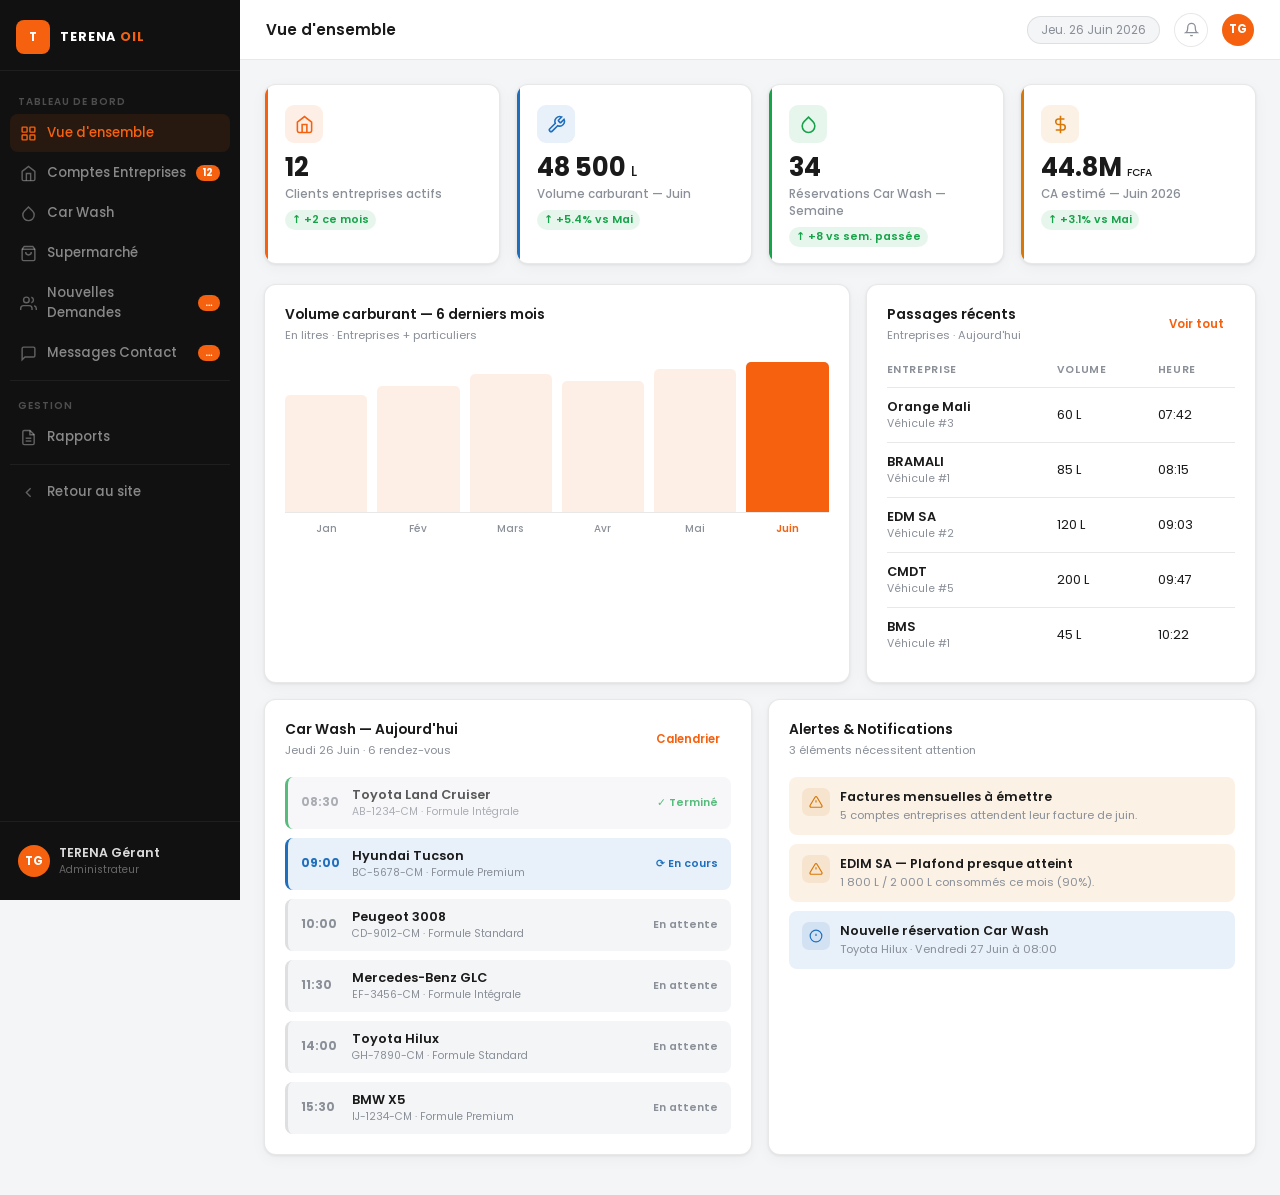
<file: dashboard/index.html>
<!DOCTYPE html>
<html lang="fr">
<head>
<meta charset="UTF-8">
<meta name="viewport" content="width=device-width, initial-scale=1.0">
<title>Espace Gestion — TERENA OIL</title>
<meta name="robots" content="noindex, nofollow">
<meta http-equiv="X-Content-Type-Options" content="nosniff">
<meta http-equiv="X-Frame-Options" content="DENY">
<link rel="icon" href="../images/logo.jpg" type="image/jpeg">
<link rel="preconnect" href="https://fonts.googleapis.com">
<link rel="preconnect" href="https://fonts.gstatic.com" crossorigin>
<link href="https://fonts.googleapis.com/css2?family=Poppins:wght@300;400;500;600;700&display=swap" rel="stylesheet">
<style>
*,*::before,*::after{box-sizing:border-box;margin:0;padding:0}
:root{
  --primary:#F5610F;--primary-lt:rgba(245,97,15,.1);
  --blue:#1E6FBE;--blue-lt:rgba(30,111,190,.1);
  --dark:#1A1A1A;--sidebar-bg:#111111;--sidebar-w:240px;
  --bg:#F4F5F7;--card:#fff;--border:rgba(0,0,0,.09);--muted:#8A8F98;
  --green:#16a34a;--green-lt:rgba(22,163,74,.1);
  --gold:#d97706;--gold-lt:rgba(217,119,6,.1);
  --red:#dc2626;--red-lt:rgba(220,38,38,.1);
  --f:'Poppins',system-ui,sans-serif;--r:12px;
  --sh:0 1px 3px rgba(0,0,0,.07),0 4px 16px rgba(0,0,0,.04);
}
body{font-family:var(--f);background:var(--bg);color:var(--dark);display:flex;min-height:100vh;overflow-x:hidden}

/* ── SIDEBAR ── */
.sidebar{width:var(--sidebar-w);background:var(--sidebar-bg);display:flex;flex-direction:column;position:fixed;top:0;left:0;height:100vh;z-index:100;transition:transform .28s cubic-bezier(.4,0,.2,1)}
.sb-logo{display:flex;align-items:center;gap:10px;padding:20px 16px 16px;border-bottom:1px solid rgba(255,255,255,.06);text-decoration:none;color:#fff}
.sb-logo__mark{width:34px;height:34px;border-radius:8px;background:var(--primary);display:flex;align-items:center;justify-content:center;font-size:.72rem;font-weight:700;color:#fff;flex-shrink:0}
.sb-logo__txt{font-size:.8rem;font-weight:700;letter-spacing:.07em;text-transform:uppercase}
.sb-logo__txt span{color:var(--primary)}
.sb-nav{flex:1;padding:14px 0;overflow-y:auto}
.sb-sect{padding:0 10px}
.sb-lbl{font-size:.62rem;font-weight:600;letter-spacing:.1em;text-transform:uppercase;color:rgba(255,255,255,.26);padding:10px 8px 5px}
.sn{display:flex;align-items:center;gap:10px;padding:9px 10px;border-radius:8px;cursor:pointer;color:rgba(255,255,255,.5);font-size:.83rem;font-weight:500;background:none;border:none;width:100%;text-align:left;font-family:var(--f);transition:background .18s,color .18s;margin-bottom:2px;text-decoration:none}
.sn:hover{background:rgba(255,255,255,.06);color:rgba(255,255,255,.85)}
.sn.active{background:var(--primary-lt);color:var(--primary)}
.sn.active .sn-ico{color:var(--primary)}
.sn-ico{width:17px;height:17px;color:rgba(255,255,255,.34);flex-shrink:0;transition:color .18s}
.sn-badge{margin-left:auto;font-size:.62rem;font-weight:700;background:var(--primary);color:#fff;padding:1px 7px;border-radius:999px}
.sb-div{height:1px;background:rgba(255,255,255,.06);margin:8px 10px}
.sb-foot{padding:14px 10px;border-top:1px solid rgba(255,255,255,.06)}
.sb-user{display:flex;align-items:center;gap:9px;padding:8px;border-radius:8px;cursor:pointer;transition:background .18s}
.sb-user:hover{background:rgba(255,255,255,.06)}
.sb-av{width:32px;height:32px;border-radius:50%;background:var(--primary);display:flex;align-items:center;justify-content:center;font-size:.72rem;font-weight:700;color:#fff;flex-shrink:0}
.sb-uname{font-size:.78rem;font-weight:600;color:rgba(255,255,255,.85);white-space:nowrap;overflow:hidden;text-overflow:ellipsis}
.sb-urole{font-size:.66rem;color:rgba(255,255,255,.36)}

/* ── MAIN ── */
.db-main{margin-left:var(--sidebar-w);flex:1;display:flex;flex-direction:column;min-height:100vh}
.topbar{height:60px;background:var(--card);border-bottom:1px solid var(--border);display:flex;align-items:center;justify-content:space-between;padding:0 26px;position:sticky;top:0;z-index:50}
.tb-l{display:flex;align-items:center;gap:12px}
.tb-burger{display:none;width:34px;height:34px;border:none;background:none;cursor:pointer;border-radius:7px;color:var(--dark);align-items:center;justify-content:center;transition:background .18s}
.tb-burger:hover{background:var(--bg)}
.tb-title{font-size:.95rem;font-weight:600}
.tb-r{display:flex;align-items:center;gap:14px}
.tb-date{font-size:.75rem;color:var(--muted);background:var(--bg);padding:4px 13px;border-radius:999px;border:1px solid var(--border)}
.tb-notif{width:34px;height:34px;border-radius:50%;border:1px solid var(--border);background:var(--card);display:flex;align-items:center;justify-content:center;cursor:pointer;color:var(--muted);position:relative;transition:border-color .18s}
.tb-notif:hover{border-color:var(--dark)}
.ndot{position:absolute;top:6px;right:7px;width:6px;height:6px;border-radius:50%;background:var(--primary);border:1.5px solid #fff}
.tb-av{width:32px;height:32px;border-radius:50%;background:var(--primary);display:flex;align-items:center;justify-content:center;font-size:.72rem;font-weight:700;color:#fff;cursor:pointer}

/* ── CONTENT ── */
.db-content{flex:1;padding:24px}
.db-panel{display:none}
.db-panel.active{display:block}

/* ── KPI ── */
.kpi-row{display:grid;grid-template-columns:repeat(4,1fr);gap:16px;margin-bottom:20px}
.kpi{background:var(--card);border:1px solid var(--border);border-radius:var(--r);padding:20px 20px 16px;position:relative;overflow:hidden;box-shadow:var(--sh)}
.kpi-bar{position:absolute;top:0;left:0;width:3px;height:100%}
.kpi-bar--or{background:var(--primary)}
.kpi-bar--bl{background:var(--blue)}
.kpi-bar--gr{background:var(--green)}
.kpi-bar--go{background:var(--gold)}
.kpi-ico{width:38px;height:38px;border-radius:9px;display:flex;align-items:center;justify-content:center;margin-bottom:12px}
.kpi-ico--or{background:var(--primary-lt);color:var(--primary)}
.kpi-ico--bl{background:var(--blue-lt);color:var(--blue)}
.kpi-ico--gr{background:var(--green-lt);color:var(--green)}
.kpi-ico--go{background:var(--gold-lt);color:var(--gold)}
.kpi-val{font-size:1.6rem;font-weight:700;line-height:1;margin-bottom:5px}
.kpi-val small{font-size:.85rem;font-weight:500}
.kpi-lbl{font-size:.73rem;color:var(--muted);font-weight:500}
.kpi-delta{display:inline-flex;align-items:center;gap:3px;font-size:.68rem;font-weight:600;margin-top:7px;padding:2px 7px;border-radius:999px}
.kpi-delta--up{background:var(--green-lt);color:var(--green)}
.kpi-delta--dn{background:var(--red-lt);color:var(--red)}

/* ── GRID ── */
.ov-g{display:grid;gap:16px;margin-bottom:16px}
.ov-g--64{grid-template-columns:3fr 2fr}
.ov-g--11{grid-template-columns:1fr 1fr}

/* ── CARD ── */
.dbc{background:var(--card);border:1px solid var(--border);border-radius:var(--r);padding:20px;box-shadow:var(--sh)}
.dbc-hd{display:flex;align-items:center;justify-content:space-between;margin-bottom:18px}
.dbc-title{font-size:.86rem;font-weight:600}
.dbc-sub{font-size:.7rem;color:var(--muted);margin-top:2px}
.dbc-act{font-size:.73rem;color:var(--primary);font-weight:600;cursor:pointer;border:none;background:none;padding:4px 11px;border-radius:6px;font-family:var(--f);transition:background .18s}
.dbc-act:hover{background:var(--primary-lt)}

/* ── BAR CHART ── */
.chart-bars{display:flex;gap:10px;border-bottom:1px solid var(--border);margin-bottom:8px}
.chart-col{flex:1;height:150px;display:flex;flex-direction:column;justify-content:flex-end}
.chart-bar{width:100%;border-radius:5px 5px 0 0;background:var(--primary-lt);cursor:pointer;position:relative;transition:opacity .18s}
.chart-bar:hover{opacity:.8}
.chart-bar:hover::after{content:attr(data-v);position:absolute;bottom:calc(100% + 5px);left:50%;transform:translateX(-50%);font-size:.62rem;font-weight:600;background:var(--dark);color:#fff;padding:3px 7px;border-radius:5px;white-space:nowrap;pointer-events:none}
.chart-bar--cur{background:var(--primary)}
.chart-lbls{display:flex;gap:10px}
.chart-lbl{flex:1;text-align:center;font-size:.63rem;color:var(--muted);font-weight:500}
.chart-lbl--cur{color:var(--primary);font-weight:600}

/* ── MINI TABLE ── */
.mt{width:100%;border-collapse:collapse}
.mt th{font-size:.66rem;font-weight:600;color:var(--muted);text-transform:uppercase;letter-spacing:.06em;padding:0 0 9px;text-align:left;border-bottom:1px solid var(--border)}
.mt td{font-size:.8rem;padding:10px 0;border-bottom:1px solid var(--border);vertical-align:middle}
.mt tr:last-child td{border-bottom:none}
.mt .co{font-weight:600}
.mt .co-s{font-size:.67rem;color:var(--muted)}

/* ── BADGE ── */
.badge{display:inline-flex;align-items:center;gap:5px;font-size:.67rem;font-weight:600;padding:3px 9px;border-radius:999px}
.badge::before{content:'';width:5px;height:5px;border-radius:50%;background:currentColor}
.badge--gr{background:var(--green-lt);color:var(--green)}
.badge--or{background:var(--primary-lt);color:var(--primary)}
.badge--rd{background:var(--red-lt);color:var(--red)}

/* ── CW SLOTS ── */
.cw-slots{display:flex;flex-direction:column;gap:9px}
.cw-slot{display:flex;align-items:center;gap:11px;padding:9px 13px;border-radius:8px;background:var(--bg);border-left:3px solid transparent}
.cw-slot--done{border-left-color:var(--green);opacity:.72}
.cw-slot--act{border-left-color:var(--blue);background:var(--blue-lt)}
.cw-slot--wait{border-left-color:var(--border)}
.cw-time{font-size:.73rem;font-weight:700;color:var(--muted);min-width:40px}
.cw-slot--act .cw-time{color:var(--blue)}
.cw-inf{flex:1}
.cw-car{font-size:.8rem;font-weight:600}
.cw-plate{font-size:.66rem;color:var(--muted)}
.cw-st{font-size:.67rem;font-weight:600}
.cw-slot--done .cw-st{color:var(--green)}
.cw-slot--act .cw-st{color:var(--blue)}
.cw-slot--wait .cw-st{color:var(--muted)}

/* ── ALERTS ── */
.al-list{display:flex;flex-direction:column;gap:9px}
.al-item{display:flex;align-items:flex-start;gap:10px;padding:11px 13px;border-radius:8px;background:var(--bg)}
.al-item--warn{background:var(--gold-lt)}
.al-item--info{background:var(--blue-lt)}
.al-ico{width:28px;height:28px;border-radius:7px;display:flex;align-items:center;justify-content:center;flex-shrink:0}
.al-ico--warn{background:var(--gold-lt);color:var(--gold)}
.al-ico--info{background:var(--blue-lt);color:var(--blue)}
.al-title{font-size:.78rem;font-weight:600;margin-bottom:1px}
.al-desc{font-size:.7rem;color:var(--muted)}

/* ── FULL TABLE ── */
.tbl-bar{display:flex;align-items:center;justify-content:space-between;gap:12px;margin-bottom:16px;flex-wrap:wrap}
.tbl-s{position:relative;flex:1;max-width:300px}
.tbl-s-ico{position:absolute;left:11px;top:50%;transform:translateY(-50%);color:var(--muted);pointer-events:none}
.tbl-s input{width:100%;padding:8px 11px 8px 36px;border:1px solid var(--border);border-radius:8px;font-family:var(--f);font-size:.82rem;background:var(--card);color:var(--dark);outline:none;transition:border-color .18s}
.tbl-s input:focus{border-color:var(--primary)}
.filt-btns{display:flex;gap:6px;flex-wrap:wrap}
.fb{padding:6px 13px;border-radius:999px;border:1px solid var(--border);background:var(--card);font-family:var(--f);font-size:.73rem;font-weight:500;cursor:pointer;color:var(--muted);transition:all .18s}
.fb:hover,.fb.active{border-color:var(--primary);color:var(--primary);background:var(--primary-lt)}
.fb.active{font-weight:600}
.dbt{width:100%;border-collapse:collapse}
.dbt thead th{font-size:.68rem;font-weight:600;color:var(--muted);text-transform:uppercase;letter-spacing:.07em;padding:9px 13px;text-align:left;border-bottom:2px solid var(--border);background:var(--bg)}
.dbt tbody td{padding:12px 13px;font-size:.81rem;border-bottom:1px solid var(--border);vertical-align:middle}
.dbt tbody tr:last-child td{border-bottom:none}
.dbt tbody tr:hover td{background:rgba(245,97,15,.025)}
.ent-n{font-weight:600}
.ent-s{font-size:.68rem;color:var(--muted)}
.ta{display:inline-flex;align-items:center;gap:4px;padding:4px 9px;border-radius:6px;font-size:.7rem;font-weight:600;border:1px solid var(--border);background:none;cursor:pointer;color:var(--dark);font-family:var(--f);transition:all .18s}
.ta:hover{border-color:var(--primary);color:var(--primary)}
.ta+.ta{margin-left:5px}

/* ── CW WEEK ── */
.cw-week{display:grid;grid-template-columns:repeat(7,1fr);gap:8px;margin-bottom:20px}
.cw-day{border:1px solid var(--border);border-radius:9px;padding:10px 6px;text-align:center;cursor:pointer;transition:all .18s}
.cw-day:hover{border-color:var(--primary)}
.cw-day.today{border-color:var(--primary);background:var(--primary-lt)}
.cw-dn{font-size:.6rem;color:var(--muted);font-weight:600;text-transform:uppercase;letter-spacing:.07em}
.cw-dnum{font-size:1.1rem;font-weight:700;margin:3px 0}
.cw-day.today .cw-dnum{color:var(--primary)}
.cw-dct{font-size:.63rem;color:var(--muted)}
.cw-day.today .cw-dct{color:var(--primary);font-weight:600}

/* ── SUPERMARCHE ── */
.cat-grid{display:grid;grid-template-columns:repeat(3,1fr);gap:13px;margin-bottom:20px}
.cat-c{border:1px solid var(--border);border-radius:9px;padding:16px 14px;display:flex;align-items:center;gap:12px;background:var(--card)}
.cat-ico{width:40px;height:40px;border-radius:9px;display:flex;align-items:center;justify-content:center;font-size:1.2rem;flex-shrink:0}
.cat-n{font-size:.8rem;font-weight:600;margin-bottom:2px}
.cat-v{font-size:.72rem;color:var(--muted)}

/* ── RAPPORTS ── */
.rpt-grid{display:grid;grid-template-columns:repeat(3,1fr);gap:14px}
.rpt-c{border:1px solid var(--border);border-radius:var(--r);padding:22px;background:var(--card);box-shadow:var(--sh)}
.rpt-ico{width:44px;height:44px;border-radius:11px;display:flex;align-items:center;justify-content:center;margin-bottom:12px}
.rpt-t{font-size:.85rem;font-weight:600;margin-bottom:5px}
.rpt-d{font-size:.73rem;color:var(--muted);line-height:1.5;margin-bottom:14px}
.btn-s{display:inline-flex;align-items:center;gap:6px;padding:7px 15px;border-radius:7px;font-family:var(--f);font-size:.76rem;font-weight:600;cursor:pointer;border:1px solid var(--border);background:none;color:var(--dark);transition:all .18s}
.btn-s:hover{border-color:var(--primary);color:var(--primary);background:var(--primary-lt)}
.btn-s--p{background:var(--primary);color:#fff;border-color:var(--primary)}
.btn-s--p:hover{background:#d9520d;border-color:#d9520d;color:#fff}

/* ── TOAST ── */
.toast{position:fixed;bottom:24px;right:24px;background:var(--dark);color:#fff;padding:11px 18px;border-radius:9px;font-size:.8rem;font-weight:500;display:flex;align-items:center;gap:9px;z-index:9999;transform:translateY(70px);opacity:0;transition:all .3s cubic-bezier(.4,0,.2,1);pointer-events:none;max-width:320px}
.toast.show{transform:translateY(0);opacity:1}
.toast-ico{color:var(--primary);flex-shrink:0}

/* ── OVERLAY ── */
.sb-ov{display:none;position:fixed;inset:0;background:rgba(0,0,0,.5);z-index:90;opacity:0;transition:opacity .28s}
.sb-ov.show{opacity:1}

/* ── RESPONSIVE ── */
@media(max-width:1100px){
  .kpi-row{grid-template-columns:repeat(2,1fr)}
  .ov-g--64,.ov-g--11{grid-template-columns:1fr}
}
@media(max-width:900px){
  .sidebar{transform:translateX(-100%)}
  .sidebar.open{transform:translateX(0)}
  .sb-ov{display:block}
  .db-main{margin-left:0}
  .tb-burger{display:flex}
  .cat-grid{grid-template-columns:repeat(2,1fr)}
  .rpt-grid{grid-template-columns:1fr 1fr}
  .cw-week{grid-template-columns:repeat(4,1fr)}
}
@media(max-width:600px){
  .db-content{padding:14px}
  .kpi-row{grid-template-columns:1fr}
  .tbl-bar{flex-direction:column;align-items:flex-start}
  .tbl-s{max-width:100%}
  .cat-grid{grid-template-columns:1fr}
  .rpt-grid{grid-template-columns:1fr}
  .cw-week{grid-template-columns:repeat(3,1fr)}
  .topbar{padding:0 14px}
  .tb-date{display:none}
}
</style>
</head>
<body>

<div class="sb-ov" id="sbOv"></div>

<!-- SIDEBAR -->
<aside class="sidebar" id="sidebar">
  <a href="../index.html" class="sb-logo">
    <div class="sb-logo__mark">T</div>
    <div class="sb-logo__txt">TERENA <span>OIL</span></div>
  </a>
  <nav class="sb-nav" aria-label="Navigation">
    <div class="sb-sect">
      <p class="sb-lbl">Tableau de bord</p>
      <button class="sn active" data-panel="overview">
        <svg class="sn-ico" viewBox="0 0 24 24" fill="none" stroke="currentColor" stroke-width="2" aria-hidden="true"><rect x="3" y="3" width="7" height="7" rx="1"/><rect x="14" y="3" width="7" height="7" rx="1"/><rect x="3" y="14" width="7" height="7" rx="1"/><rect x="14" y="14" width="7" height="7" rx="1"/></svg>
        Vue d'ensemble
      </button>
      <button class="sn" data-panel="entreprises">
        <svg class="sn-ico" viewBox="0 0 24 24" fill="none" stroke="currentColor" stroke-width="2" aria-hidden="true"><path d="M3 9l9-7 9 7v11a2 2 0 01-2 2H5a2 2 0 01-2-2z"/><polyline points="9 22 9 12 15 12 15 22"/></svg>
        Comptes Entreprises
        <span class="sn-badge">12</span>
      </button>
      <button class="sn" data-panel="carwash">
        <svg class="sn-ico" viewBox="0 0 24 24" fill="none" stroke="currentColor" stroke-width="2" aria-hidden="true"><path d="M12 2.69l5.66 5.66a8 8 0 11-11.31 0z"/></svg>
        Car Wash
      </button>
      <button class="sn" data-panel="supermarche">
        <svg class="sn-ico" viewBox="0 0 24 24" fill="none" stroke="currentColor" stroke-width="2" aria-hidden="true"><path d="M6 2 3 6v14a2 2 0 002 2h14a2 2 0 002-2V6l-3-4z"/><line x1="3" y1="6" x2="21" y2="6"/><path d="M16 10a4 4 0 01-8 0"/></svg>
        Supermarché
      </button>
      <button class="sn" data-panel="demandes">
        <svg class="sn-ico" viewBox="0 0 24 24" fill="none" stroke="currentColor" stroke-width="2" aria-hidden="true"><path d="M17 21v-2a4 4 0 00-4-4H5a4 4 0 00-4 4v2"/><circle cx="9" cy="7" r="4"/><path d="M23 21v-2a4 4 0 00-3-3.87"/><path d="M16 3.13a4 4 0 010 7.75"/></svg>
        Nouvelles Demandes
        <span class="sn-badge" id="nbDemandes">…</span>
      </button>
      <button class="sn" data-panel="messages">
        <svg class="sn-ico" viewBox="0 0 24 24" fill="none" stroke="currentColor" stroke-width="2" aria-hidden="true"><path d="M21 15a2 2 0 01-2 2H7l-4 4V5a2 2 0 012-2h14a2 2 0 012 2z"/></svg>
        Messages Contact
        <span class="sn-badge" id="nbMessages">…</span>
      </button>
    </div>
    <div class="sb-div"></div>
    <div class="sb-sect">
      <p class="sb-lbl">Gestion</p>
      <button class="sn" data-panel="rapports">
        <svg class="sn-ico" viewBox="0 0 24 24" fill="none" stroke="currentColor" stroke-width="2" aria-hidden="true"><path d="M14 2H6a2 2 0 00-2 2v16a2 2 0 002 2h12a2 2 0 002-2V8z"/><polyline points="14 2 14 8 20 8"/><line x1="16" y1="13" x2="8" y2="13"/><line x1="16" y1="17" x2="8" y2="17"/></svg>
        Rapports
      </button>
    </div>
    <div class="sb-div"></div>
    <div class="sb-sect">
      <a class="sn" href="../index.html">
        <svg class="sn-ico" viewBox="0 0 24 24" fill="none" stroke="currentColor" stroke-width="2" aria-hidden="true"><polyline points="15 18 9 12 15 6"/></svg>
        Retour au site
      </a>
    </div>
  </nav>
  <div class="sb-foot">
    <div class="sb-user">
      <div class="sb-av">TG</div>
      <div style="flex:1;min-width:0">
        <div class="sb-uname">TERENA Gérant</div>
        <div class="sb-urole">Administrateur</div>
      </div>
    </div>
  </div>
</aside>

<!-- MAIN -->
<div class="db-main">
  <header class="topbar">
    <div class="tb-l">
      <button class="tb-burger" id="burgerBtn" aria-label="Menu">
        <svg viewBox="0 0 24 24" fill="none" stroke="currentColor" stroke-width="2" width="19" height="19" aria-hidden="true"><line x1="3" y1="12" x2="21" y2="12"/><line x1="3" y1="6" x2="21" y2="6"/><line x1="3" y1="18" x2="21" y2="18"/></svg>
      </button>
      <h1 class="tb-title" id="pageTitle">Vue d'ensemble</h1>
    </div>
    <div class="tb-r">
      <div class="tb-date">Jeu. 26 Juin 2026</div>
      <div class="tb-notif">
        <svg viewBox="0 0 24 24" fill="none" stroke="currentColor" stroke-width="2" width="15" height="15" aria-hidden="true"><path d="M18 8A6 6 0 006 8c0 7-3 9-3 9h18s-3-2-3-9"/><path d="M13.73 21a2 2 0 01-3.46 0"/></svg>
        <div class="ndot" id="ndot" style="display:none"></div>
      </div>
      <div class="tb-av">TG</div>
    </div>
  </header>

  <div class="db-content">

    <!-- ══ VUE D'ENSEMBLE ══ -->
    <div class="db-panel active" id="panel-overview">
      <div class="kpi-row">
        <div class="kpi">
          <div class="kpi-bar kpi-bar--or"></div>
          <div class="kpi-ico kpi-ico--or"><svg viewBox="0 0 24 24" fill="none" stroke="currentColor" stroke-width="2" width="19" height="19" aria-hidden="true"><path d="M3 9l9-7 9 7v11a2 2 0 01-2 2H5a2 2 0 01-2-2z"/><polyline points="9 22 9 12 15 12 15 22"/></svg></div>
          <div class="kpi-val">12</div>
          <div class="kpi-lbl">Clients entreprises actifs</div>
          <div><span class="kpi-delta kpi-delta--up">↑ +2 ce mois</span></div>
        </div>
        <div class="kpi">
          <div class="kpi-bar kpi-bar--bl"></div>
          <div class="kpi-ico kpi-ico--bl"><svg viewBox="0 0 24 24" fill="none" stroke="currentColor" stroke-width="2" width="19" height="19" aria-hidden="true"><path d="M14.7 6.3a1 1 0 000 1.4l1.6 1.6a1 1 0 001.4 0l3.77-3.77a6 6 0 01-7.94 7.94l-6.91 6.91a2.12 2.12 0 01-3-3l6.91-6.91a6 6 0 017.94-7.94l-3.76 3.76z"/></svg></div>
          <div class="kpi-val">48 500 <small>L</small></div>
          <div class="kpi-lbl">Volume carburant — Juin</div>
          <div><span class="kpi-delta kpi-delta--up">↑ +5.4% vs Mai</span></div>
        </div>
        <div class="kpi">
          <div class="kpi-bar kpi-bar--gr"></div>
          <div class="kpi-ico kpi-ico--gr"><svg viewBox="0 0 24 24" fill="none" stroke="currentColor" stroke-width="2" width="19" height="19" aria-hidden="true"><path d="M12 2.69l5.66 5.66a8 8 0 11-11.31 0z"/></svg></div>
          <div class="kpi-val">34</div>
          <div class="kpi-lbl">Réservations Car Wash — Semaine</div>
          <div><span class="kpi-delta kpi-delta--up">↑ +8 vs sem. passée</span></div>
        </div>
        <div class="kpi">
          <div class="kpi-bar kpi-bar--go"></div>
          <div class="kpi-ico kpi-ico--go"><svg viewBox="0 0 24 24" fill="none" stroke="currentColor" stroke-width="2" width="19" height="19" aria-hidden="true"><line x1="12" y1="1" x2="12" y2="23"/><path d="M17 5H9.5a3.5 3.5 0 000 7h5a3.5 3.5 0 010 7H6"/></svg></div>
          <div class="kpi-val">44.8M <small style="font-size:.65rem">FCFA</small></div>
          <div class="kpi-lbl">CA estimé — Juin 2026</div>
          <div><span class="kpi-delta kpi-delta--up">↑ +3.1% vs Mai</span></div>
        </div>
      </div>

      <div class="ov-g ov-g--64">
        <div class="dbc">
          <div class="dbc-hd">
            <div><div class="dbc-title">Volume carburant — 6 derniers mois</div><div class="dbc-sub">En litres · Entreprises + particuliers</div></div>
          </div>
          <div class="chart-bars">
            <div class="chart-col"><div class="chart-bar" style="height:78%" data-v="38 000 L"></div></div>
            <div class="chart-col"><div class="chart-bar" style="height:84%" data-v="41 000 L"></div></div>
            <div class="chart-col"><div class="chart-bar" style="height:92%" data-v="44 500 L"></div></div>
            <div class="chart-col"><div class="chart-bar" style="height:87%" data-v="42 000 L"></div></div>
            <div class="chart-col"><div class="chart-bar" style="height:95%" data-v="46 000 L"></div></div>
            <div class="chart-col"><div class="chart-bar chart-bar--cur" style="height:100%" data-v="48 500 L"></div></div>
          </div>
          <div class="chart-lbls">
            <div class="chart-lbl">Jan</div><div class="chart-lbl">Fév</div><div class="chart-lbl">Mars</div>
            <div class="chart-lbl">Avr</div><div class="chart-lbl">Mai</div><div class="chart-lbl chart-lbl--cur">Juin</div>
          </div>
        </div>
        <div class="dbc">
          <div class="dbc-hd">
            <div><div class="dbc-title">Passages récents</div><div class="dbc-sub">Entreprises · Aujourd'hui</div></div>
            <button class="dbc-act" data-panel="entreprises">Voir tout</button>
          </div>
          <table class="mt">
            <thead><tr><th>Entreprise</th><th>Volume</th><th>Heure</th></tr></thead>
            <tbody>
              <tr><td><div class="co">Orange Mali</div><div class="co-s">Véhicule #3</div></td><td>60 L</td><td>07:42</td></tr>
              <tr><td><div class="co">BRAMALI</div><div class="co-s">Véhicule #1</div></td><td>85 L</td><td>08:15</td></tr>
              <tr><td><div class="co">EDM SA</div><div class="co-s">Véhicule #2</div></td><td>120 L</td><td>09:03</td></tr>
              <tr><td><div class="co">CMDT</div><div class="co-s">Véhicule #5</div></td><td>200 L</td><td>09:47</td></tr>
              <tr><td><div class="co">BMS</div><div class="co-s">Véhicule #1</div></td><td>45 L</td><td>10:22</td></tr>
            </tbody>
          </table>
        </div>
      </div>

      <div class="ov-g ov-g--11">
        <div class="dbc">
          <div class="dbc-hd">
            <div><div class="dbc-title">Car Wash — Aujourd'hui</div><div class="dbc-sub">Jeudi 26 Juin · 6 rendez-vous</div></div>
            <button class="dbc-act" data-panel="carwash">Calendrier</button>
          </div>
          <div class="cw-slots">
            <div class="cw-slot cw-slot--done"><div class="cw-time">08:30</div><div class="cw-inf"><div class="cw-car">Toyota Land Cruiser</div><div class="cw-plate">AB-1234-CM · Formule Intégrale</div></div><div class="cw-st">✓ Terminé</div></div>
            <div class="cw-slot cw-slot--act"><div class="cw-time">09:00</div><div class="cw-inf"><div class="cw-car">Hyundai Tucson</div><div class="cw-plate">BC-5678-CM · Formule Premium</div></div><div class="cw-st">⟳ En cours</div></div>
            <div class="cw-slot cw-slot--wait"><div class="cw-time">10:00</div><div class="cw-inf"><div class="cw-car">Peugeot 3008</div><div class="cw-plate">CD-9012-CM · Formule Standard</div></div><div class="cw-st">En attente</div></div>
            <div class="cw-slot cw-slot--wait"><div class="cw-time">11:30</div><div class="cw-inf"><div class="cw-car">Mercedes-Benz GLC</div><div class="cw-plate">EF-3456-CM · Formule Intégrale</div></div><div class="cw-st">En attente</div></div>
            <div class="cw-slot cw-slot--wait"><div class="cw-time">14:00</div><div class="cw-inf"><div class="cw-car">Toyota Hilux</div><div class="cw-plate">GH-7890-CM · Formule Standard</div></div><div class="cw-st">En attente</div></div>
            <div class="cw-slot cw-slot--wait"><div class="cw-time">15:30</div><div class="cw-inf"><div class="cw-car">BMW X5</div><div class="cw-plate">IJ-1234-CM · Formule Premium</div></div><div class="cw-st">En attente</div></div>
          </div>
        </div>
        <div class="dbc">
          <div class="dbc-hd">
            <div><div class="dbc-title">Alertes &amp; Notifications</div><div class="dbc-sub">3 éléments nécessitent attention</div></div>
          </div>
          <div class="al-list">
            <div class="al-item al-item--warn">
              <div class="al-ico al-ico--warn"><svg viewBox="0 0 24 24" fill="none" stroke="currentColor" stroke-width="2" width="14" height="14" aria-hidden="true"><path d="M10.29 3.86L1.82 18a2 2 0 001.71 3h16.94a2 2 0 001.71-3L13.71 3.86a2 2 0 00-3.42 0z"/><line x1="12" y1="9" x2="12" y2="13"/><line x1="12" y1="17" x2="12.01" y2="17"/></svg></div>
              <div><div class="al-title">Factures mensuelles à émettre</div><div class="al-desc">5 comptes entreprises attendent leur facture de juin.</div></div>
            </div>
            <div class="al-item al-item--warn">
              <div class="al-ico al-ico--warn"><svg viewBox="0 0 24 24" fill="none" stroke="currentColor" stroke-width="2" width="14" height="14" aria-hidden="true"><path d="M10.29 3.86L1.82 18a2 2 0 001.71 3h16.94a2 2 0 001.71-3L13.71 3.86a2 2 0 00-3.42 0z"/><line x1="12" y1="9" x2="12" y2="13"/><line x1="12" y1="17" x2="12.01" y2="17"/></svg></div>
              <div><div class="al-title">EDIM SA — Plafond presque atteint</div><div class="al-desc">1 800 L / 2 000 L consommés ce mois (90%).</div></div>
            </div>
            <div class="al-item al-item--info">
              <div class="al-ico al-ico--info"><svg viewBox="0 0 24 24" fill="none" stroke="currentColor" stroke-width="2" width="14" height="14" aria-hidden="true"><circle cx="12" cy="12" r="10"/><line x1="12" y1="8" x2="12" y2="12"/><line x1="12" y1="16" x2="12.01" y2="16"/></svg></div>
              <div><div class="al-title">Nouvelle réservation Car Wash</div><div class="al-desc">Toyota Hilux · Vendredi 27 Juin à 08:00</div></div>
            </div>
          </div>
        </div>
      </div>
    </div>

    <!-- ══ ENTREPRISES ══ -->
    <div class="db-panel" id="panel-entreprises">
      <div class="dbc">
        <div class="dbc-hd">
          <div><div class="dbc-title">Comptes Entreprises</div><div class="dbc-sub">12 comptes · Facturation mensuelle</div></div>
          <button class="btn-s btn-s--p" onclick="showToast('Rapport exporté')">
            <svg viewBox="0 0 24 24" fill="none" stroke="currentColor" stroke-width="2" width="13" height="13" aria-hidden="true"><path d="M21 15v4a2 2 0 01-2 2H5a2 2 0 01-2-2v-4"/><polyline points="7 10 12 15 17 10"/><line x1="12" y1="15" x2="12" y2="3"/></svg>
            Exporter
          </button>
        </div>
        <div class="tbl-bar">
          <div class="tbl-s">
            <svg class="tbl-s-ico" viewBox="0 0 24 24" fill="none" stroke="currentColor" stroke-width="2" width="14" height="14" aria-hidden="true"><circle cx="11" cy="11" r="8"/><line x1="21" y1="21" x2="16.65" y2="16.65"/></svg>
            <input type="text" placeholder="Rechercher une entreprise…" id="entSearch" oninput="filterTable()">
          </div>
          <div class="filt-btns">
            <button class="fb active" onclick="setFilter(this,'all')">Tous (12)</button>
            <button class="fb" onclick="setFilter(this,'Actif')">Actifs (9)</button>
            <button class="fb" onclick="setFilter(this,'En attente')">En attente (2)</button>
            <button class="fb" onclick="setFilter(this,'Suspendu')">Suspendu (1)</button>
          </div>
        </div>
        <div style="overflow-x:auto">
          <table class="dbt" id="entTable">
            <thead>
              <tr>
                <th>Entreprise</th><th>Véhicules</th><th>Passages juin</th><th>Volume (L)</th><th>Plafond (L)</th><th>Statut</th><th>Actions</th>
              </tr>
            </thead>
            <tbody>
              <tr data-st="Actif"><td><div class="ent-n">CMDT</div><div class="ent-s">Cie Malienne Dvpt Textiles</div></td><td>8</td><td>47</td><td>4 200</td><td>5 000</td><td><span class="badge badge--gr">Actif</span></td><td><button class="ta" onclick="showToast('Fiche CMDT ouverte')">Voir</button><button class="ta" onclick="showToast('Facture CMDT générée')">Facturer</button></td></tr>
              <tr data-st="Actif"><td><div class="ent-n">BMS</div><div class="ent-s">Banque Malienne de Solidarité</div></td><td>5</td><td>28</td><td>1 950</td><td>3 000</td><td><span class="badge badge--gr">Actif</span></td><td><button class="ta" onclick="showToast('Fiche BMS ouverte')">Voir</button><button class="ta" onclick="showToast('Facture BMS générée')">Facturer</button></td></tr>
              <tr data-st="Actif"><td><div class="ent-n">Orange Mali</div><div class="ent-s">Télécommunications</div></td><td>12</td><td>63</td><td>5 800</td><td>8 000</td><td><span class="badge badge--gr">Actif</span></td><td><button class="ta" onclick="showToast('Fiche Orange Mali ouverte')">Voir</button><button class="ta" onclick="showToast('Facture Orange Mali générée')">Facturer</button></td></tr>
              <tr data-st="Actif"><td><div class="ent-n">Sotelma-Malitel</div><div class="ent-s">Télécommunications</div></td><td>7</td><td>34</td><td>2 750</td><td>4 000</td><td><span class="badge badge--gr">Actif</span></td><td><button class="ta" onclick="showToast('Fiche Sotelma ouverte')">Voir</button><button class="ta" onclick="showToast('Facture Sotelma générée')">Facturer</button></td></tr>
              <tr data-st="En attente"><td><div class="ent-n">EDIM SA</div><div class="ent-s">Import-Export</div></td><td>3</td><td>22</td><td>1 800</td><td>2 000</td><td><span class="badge badge--or">En attente</span></td><td><button class="ta" onclick="showToast('Fiche EDIM SA ouverte')">Voir</button><button class="ta" onclick="showToast('Facture EDIM générée')">Facturer</button></td></tr>
              <tr data-st="Actif"><td><div class="ent-n">C2M</div><div class="ent-s">Ciments et Matériaux du Mali</div></td><td>6</td><td>38</td><td>3 400</td><td>5 000</td><td><span class="badge badge--gr">Actif</span></td><td><button class="ta" onclick="showToast('Fiche C2M ouverte')">Voir</button><button class="ta" onclick="showToast('Facture C2M générée')">Facturer</button></td></tr>
              <tr data-st="Actif"><td><div class="ent-n">EDM SA</div><div class="ent-s">Energie du Mali</div></td><td>15</td><td>72</td><td>7 200</td><td>10 000</td><td><span class="badge badge--gr">Actif</span></td><td><button class="ta" onclick="showToast('Fiche EDM ouverte')">Voir</button><button class="ta" onclick="showToast('Facture EDM générée')">Facturer</button></td></tr>
              <tr data-st="Actif"><td><div class="ent-n">SOMAPEP</div><div class="ent-s">Patrimoine Eau Potable</div></td><td>4</td><td>19</td><td>1 600</td><td>3 000</td><td><span class="badge badge--gr">Actif</span></td><td><button class="ta" onclick="showToast('Fiche SOMAPEP ouverte')">Voir</button><button class="ta" onclick="showToast('Facture SOMAPEP générée')">Facturer</button></td></tr>
              <tr data-st="Actif"><td><div class="ent-n">BRAMALI</div><div class="ent-s">Brasseries du Mali</div></td><td>9</td><td>51</td><td>4 800</td><td>6 000</td><td><span class="badge badge--gr">Actif</span></td><td><button class="ta" onclick="showToast('Fiche BRAMALI ouverte')">Voir</button><button class="ta" onclick="showToast('Facture BRAMALI générée')">Facturer</button></td></tr>
              <tr data-st="Suspendu"><td><div class="ent-n">HUICOMA</div><div class="ent-s">Huilerie Cotonnière du Mali</div></td><td>2</td><td>0</td><td>0</td><td>2 000</td><td><span class="badge badge--rd">Suspendu</span></td><td><button class="ta" onclick="showToast('Fiche HUICOMA ouverte')">Voir</button><button class="ta" onclick="showToast('Compte HUICOMA réactivé')">Réactiver</button></td></tr>
              <tr data-st="Actif"><td><div class="ent-n">SOMAGEP</div><div class="ent-s">Gestion Eau Potable</div></td><td>5</td><td>26</td><td>2 300</td><td>3 500</td><td><span class="badge badge--gr">Actif</span></td><td><button class="ta" onclick="showToast('Fiche SOMAGEP ouverte')">Voir</button><button class="ta" onclick="showToast('Facture SOMAGEP générée')">Facturer</button></td></tr>
              <tr data-st="En attente"><td><div class="ent-n">Maïga Transport</div><div class="ent-s">Transport routier</div></td><td>6</td><td>31</td><td>3 100</td><td>4 000</td><td><span class="badge badge--or">En attente</span></td><td><button class="ta" onclick="showToast('Fiche Maïga ouverte')">Voir</button><button class="ta" onclick="showToast('Facture Maïga générée')">Facturer</button></td></tr>
            </tbody>
          </table>
        </div>
      </div>
    </div>

    <!-- ══ CAR WASH ══ -->
    <div class="db-panel" id="panel-carwash">
      <div class="dbc" style="margin-bottom:16px">
        <div class="dbc-hd">
          <div><div class="dbc-title">Semaine du 23 — 29 Juin 2026</div><div class="dbc-sub">34 réservations cette semaine</div></div>
          <button class="btn-s btn-s--p" onclick="showToast('Réservation ajoutée')">
            <svg viewBox="0 0 24 24" fill="none" stroke="currentColor" stroke-width="2" width="13" height="13" aria-hidden="true"><line x1="12" y1="5" x2="12" y2="19"/><line x1="5" y1="12" x2="19" y2="12"/></svg>
            Ajouter
          </button>
        </div>
        <div class="cw-week">
          <div class="cw-day"><div class="cw-dn">Lun</div><div class="cw-dnum">23</div><div class="cw-dct">5 rdv</div></div>
          <div class="cw-day"><div class="cw-dn">Mar</div><div class="cw-dnum">24</div><div class="cw-dct">6 rdv</div></div>
          <div class="cw-day"><div class="cw-dn">Mer</div><div class="cw-dnum">25</div><div class="cw-dct">5 rdv</div></div>
          <div class="cw-day today"><div class="cw-dn">Jeu</div><div class="cw-dnum">26</div><div class="cw-dct">6 rdv</div></div>
          <div class="cw-day"><div class="cw-dn">Ven</div><div class="cw-dnum">27</div><div class="cw-dct">5 rdv</div></div>
          <div class="cw-day"><div class="cw-dn">Sam</div><div class="cw-dnum">28</div><div class="cw-dct">7 rdv</div></div>
          <div class="cw-day"><div class="cw-dn">Dim</div><div class="cw-dnum">29</div><div class="cw-dct">Fermé</div></div>
        </div>
      </div>
      <div class="dbc">
        <div class="dbc-hd"><div><div class="dbc-title">Programme — Jeudi 26 Juin</div><div class="dbc-sub">6 véhicules · 1 terminé · 1 en cours · 4 en attente</div></div></div>
        <div class="cw-slots">
          <div class="cw-slot cw-slot--done"><div class="cw-time">08:30</div><div class="cw-inf"><div class="cw-car">Toyota Land Cruiser — Formule Intégrale</div><div class="cw-plate">AB-1234-CM · M. Konaté · 7 500 FCFA</div></div><div class="cw-st">✓ Terminé</div></div>
          <div class="cw-slot cw-slot--act"><div class="cw-time">09:00</div><div class="cw-inf"><div class="cw-car">Hyundai Tucson — Formule Premium</div><div class="cw-plate">BC-5678-CM · Mme Diallo · 5 000 FCFA</div></div><div class="cw-st">⟳ En cours</div></div>
          <div class="cw-slot cw-slot--wait"><div class="cw-time">10:00</div><div class="cw-inf"><div class="cw-car">Peugeot 3008 — Formule Standard</div><div class="cw-plate">CD-9012-CM · M. Traoré · 3 000 FCFA</div></div><div class="cw-st">En attente</div></div>
          <div class="cw-slot cw-slot--wait"><div class="cw-time">11:30</div><div class="cw-inf"><div class="cw-car">Mercedes-Benz GLC — Formule Intégrale</div><div class="cw-plate">EF-3456-CM · M. Keïta · 7 500 FCFA</div></div><div class="cw-st">En attente</div></div>
          <div class="cw-slot cw-slot--wait"><div class="cw-time">14:00</div><div class="cw-inf"><div class="cw-car">Toyota Hilux — Formule Standard</div><div class="cw-plate">GH-7890-CM · M. Coulibaly · 3 000 FCFA</div></div><div class="cw-st">En attente</div></div>
          <div class="cw-slot cw-slot--wait"><div class="cw-time">15:30</div><div class="cw-inf"><div class="cw-car">BMW X5 — Formule Premium</div><div class="cw-plate">IJ-1234-CM · M. Sanogo · 5 000 FCFA</div></div><div class="cw-st">En attente</div></div>
        </div>
      </div>
    </div>

    <!-- ══ SUPERMARCHÉ ══ -->
    <div class="db-panel" id="panel-supermarche">
      <div class="kpi-row" style="margin-bottom:16px">
        <div class="kpi"><div class="kpi-bar kpi-bar--gr"></div><div class="kpi-ico kpi-ico--gr"><svg viewBox="0 0 24 24" fill="none" stroke="currentColor" stroke-width="2" width="19" height="19" aria-hidden="true"><line x1="12" y1="1" x2="12" y2="23"/><path d="M17 5H9.5a3.5 3.5 0 000 7h5a3.5 3.5 0 010 7H6"/></svg></div><div class="kpi-val">3.2M <small style="font-size:.65rem">FCFA</small></div><div class="kpi-lbl">CA Supermarché — Juin</div><div><span class="kpi-delta kpi-delta--up">↑ +8% vs Mai</span></div></div>
        <div class="kpi"><div class="kpi-bar kpi-bar--bl"></div><div class="kpi-ico kpi-ico--bl"><svg viewBox="0 0 24 24" fill="none" stroke="currentColor" stroke-width="2" width="19" height="19" aria-hidden="true"><path d="M6 2 3 6v14a2 2 0 002 2h14a2 2 0 002-2V6l-3-4z"/><line x1="3" y1="6" x2="21" y2="6"/><path d="M16 10a4 4 0 01-8 0"/></svg></div><div class="kpi-val">1 840</div><div class="kpi-lbl">Transactions ce mois</div><div><span class="kpi-delta kpi-delta--up">↑ +120 vs Mai</span></div></div>
        <div class="kpi"><div class="kpi-bar kpi-bar--go"></div><div class="kpi-ico kpi-ico--go"><svg viewBox="0 0 24 24" fill="none" stroke="currentColor" stroke-width="2" width="19" height="19" aria-hidden="true"><path d="M20.59 13.41l-7.17 7.17a2 2 0 01-2.83 0L2 12V2h10l8.59 8.59a2 2 0 010 2.82z"/><line x1="7" y1="7" x2="7.01" y2="7"/></svg></div><div class="kpi-val">1 739 <small style="font-size:.65rem">FCFA</small></div><div class="kpi-lbl">Panier moyen</div><div><span class="kpi-delta kpi-delta--up">↑ +3.2%</span></div></div>
        <div class="kpi"><div class="kpi-bar kpi-bar--or"></div><div class="kpi-ico kpi-ico--or"><svg viewBox="0 0 24 24" fill="none" stroke="currentColor" stroke-width="2" width="19" height="19" aria-hidden="true"><path d="M10.29 3.86L1.82 18a2 2 0 001.71 3h16.94a2 2 0 001.71-3L13.71 3.86a2 2 0 00-3.42 0z"/><line x1="12" y1="9" x2="12" y2="13"/><line x1="12" y1="17" x2="12.01" y2="17"/></svg></div><div class="kpi-val">3</div><div class="kpi-lbl">Articles en rupture</div><div><span class="kpi-delta kpi-delta--dn">↓ Action requise</span></div></div>
      </div>
      <div class="dbc" style="margin-bottom:16px">
        <div class="dbc-hd"><div><div class="dbc-title">Ventes par catégorie — Juin 2026</div></div></div>
        <div class="cat-grid">
          <div class="cat-c"><div class="cat-ico" style="background:rgba(245,97,15,.1)">🍔</div><div><div class="cat-n">Alimentaire</div><div class="cat-v">980 000 FCFA · 34%</div></div></div>
          <div class="cat-c"><div class="cat-ico" style="background:rgba(30,111,190,.1)">🥤</div><div><div class="cat-n">Boissons</div><div class="cat-v">560 000 FCFA · 20%</div></div></div>
          <div class="cat-c"><div class="cat-ico" style="background:rgba(22,163,74,.1)">🧴</div><div><div class="cat-n">Hygiène &amp; Soins</div><div class="cat-v">420 000 FCFA · 15%</div></div></div>
          <div class="cat-c"><div class="cat-ico" style="background:rgba(217,119,6,.1)">🔧</div><div><div class="cat-n">Automobile &amp; Huiles</div><div class="cat-v">380 000 FCFA · 13%</div></div></div>
          <div class="cat-c"><div class="cat-ico" style="background:rgba(139,92,246,.1)">🧹</div><div><div class="cat-n">Entretien maison</div><div class="cat-v">290 000 FCFA · 10%</div></div></div>
          <div class="cat-c"><div class="cat-ico" style="background:rgba(236,72,153,.1)">📦</div><div><div class="cat-n">Autres</div><div class="cat-v">230 000 FCFA · 8%</div></div></div>
        </div>
      </div>
      <div class="dbc">
        <div class="dbc-hd"><div><div class="dbc-title">Alertes Stock</div><div class="dbc-sub">3 articles à commander</div></div></div>
        <div class="al-list">
          <div class="al-item al-item--warn"><div class="al-ico al-ico--warn"><svg viewBox="0 0 24 24" fill="none" stroke="currentColor" stroke-width="2" width="14" height="14" aria-hidden="true"><path d="M10.29 3.86L1.82 18a2 2 0 001.71 3h16.94a2 2 0 001.71-3L13.71 3.86a2 2 0 00-3.42 0z"/><line x1="12" y1="9" x2="12" y2="13"/><line x1="12" y1="17" x2="12.01" y2="17"/></svg></div><div><div class="al-title">Huile moteur Total 5L — Rupture de stock</div><div class="al-desc">Stock : 0 unités · Commander immédiatement</div></div></div>
          <div class="al-item al-item--warn"><div class="al-ico al-ico--warn"><svg viewBox="0 0 24 24" fill="none" stroke="currentColor" stroke-width="2" width="14" height="14" aria-hidden="true"><path d="M10.29 3.86L1.82 18a2 2 0 001.71 3h16.94a2 2 0 001.71-3L13.71 3.86a2 2 0 00-3.42 0z"/><line x1="12" y1="9" x2="12" y2="13"/><line x1="12" y1="17" x2="12.01" y2="17"/></svg></div><div><div class="al-title">Eau minérale Djoliba 1.5L — Stock bas</div><div class="al-desc">Stock : 8 unités · Seuil minimum : 20 unités</div></div></div>
          <div class="al-item al-item--warn"><div class="al-ico al-ico--warn"><svg viewBox="0 0 24 24" fill="none" stroke="currentColor" stroke-width="2" width="14" height="14" aria-hidden="true"><path d="M10.29 3.86L1.82 18a2 2 0 001.71 3h16.94a2 2 0 001.71-3L13.71 3.86a2 2 0 00-3.42 0z"/><line x1="12" y1="9" x2="12" y2="13"/><line x1="12" y1="17" x2="12.01" y2="17"/></svg></div><div><div class="al-title">Savon lessive Omo 500g — Stock bas</div><div class="al-desc">Stock : 5 unités · Seuil minimum : 12 unités</div></div></div>
        </div>
      </div>
    </div>

    <!-- ══ DEMANDES ENTREPRISES ══ -->
    <div class="db-panel" id="panel-demandes">
      <div class="dbc">
        <div class="dbc-hd">
          <div><div class="dbc-title">Demandes d'ouverture de compte</div><div class="dbc-sub" id="demandesSub">Chargement…</div></div>
          <button class="btn-s btn-s--p" onclick="loadDemandes()">
            <svg viewBox="0 0 24 24" fill="none" stroke="currentColor" stroke-width="2" width="13" height="13" aria-hidden="true"><polyline points="1 4 1 10 7 10"/><path d="M3.51 15a9 9 0 102.13-9.36L1 10"/></svg>
            Actualiser
          </button>
        </div>
        <div id="demandesContent"><div style="text-align:center;padding:40px;color:var(--muted)">Chargement…</div></div>
      </div>
    </div>

    <!-- ══ MESSAGES CONTACT ══ -->
    <div class="db-panel" id="panel-messages">
      <div class="dbc">
        <div class="dbc-hd">
          <div><div class="dbc-title">Messages — Formulaire de contact</div><div class="dbc-sub" id="messagesSub">Chargement…</div></div>
          <button class="btn-s btn-s--p" onclick="loadMessages()">
            <svg viewBox="0 0 24 24" fill="none" stroke="currentColor" stroke-width="2" width="13" height="13" aria-hidden="true"><polyline points="1 4 1 10 7 10"/><path d="M3.51 15a9 9 0 102.13-9.36L1 10"/></svg>
            Actualiser
          </button>
        </div>
        <div id="messagesContent"><div style="text-align:center;padding:40px;color:var(--muted)">Chargement…</div></div>
      </div>
    </div>

    <!-- ══ RAPPORTS ══ -->
    <div class="db-panel" id="panel-rapports">
      <div class="kpi-row" style="margin-bottom:20px">
        <div class="kpi"><div class="kpi-bar kpi-bar--or"></div><div class="kpi-ico kpi-ico--or"><svg viewBox="0 0 24 24" fill="none" stroke="currentColor" stroke-width="2" width="19" height="19" aria-hidden="true"><path d="M14 2H6a2 2 0 00-2 2v16a2 2 0 002 2h12a2 2 0 002-2V8z"/><polyline points="14 2 14 8 20 8"/></svg></div><div class="kpi-val">6</div><div class="kpi-lbl">Rapports disponibles</div></div>
        <div class="kpi"><div class="kpi-bar kpi-bar--bl"></div><div class="kpi-ico kpi-ico--bl"><svg viewBox="0 0 24 24" fill="none" stroke="currentColor" stroke-width="2" width="19" height="19" aria-hidden="true"><polyline points="22 12 18 12 15 21 9 3 6 12 2 12"/></svg></div><div class="kpi-val">44.8M <small style="font-size:.65rem">FCFA</small></div><div class="kpi-lbl">CA total Juin 2026</div></div>
        <div class="kpi"><div class="kpi-bar kpi-bar--gr"></div><div class="kpi-ico kpi-ico--gr"><svg viewBox="0 0 24 24" fill="none" stroke="currentColor" stroke-width="2" width="19" height="19" aria-hidden="true"><path d="M22 11.08V12a10 10 0 11-5.93-9.14"/><polyline points="22 4 12 14.01 9 11.01"/></svg></div><div class="kpi-val">12</div><div class="kpi-lbl">Factures émises — Juin</div></div>
        <div class="kpi"><div class="kpi-bar kpi-bar--go"></div><div class="kpi-ico kpi-ico--go"><svg viewBox="0 0 24 24" fill="none" stroke="currentColor" stroke-width="2" width="19" height="19" aria-hidden="true"><circle cx="12" cy="12" r="10"/><polyline points="12 6 12 12 16 14"/></svg></div><div class="kpi-val">5</div><div class="kpi-lbl">Factures en attente</div><div><span class="kpi-delta kpi-delta--dn">↓ À émettre</span></div></div>
      </div>
      <div class="rpt-grid">
        <div class="rpt-c">
          <div class="rpt-ico" style="background:var(--primary-lt);color:var(--primary)"><svg viewBox="0 0 24 24" fill="none" stroke="currentColor" stroke-width="2" width="20" height="20" aria-hidden="true"><path d="M14 2H6a2 2 0 00-2 2v16a2 2 0 002 2h12a2 2 0 002-2V8z"/><polyline points="14 2 14 8 20 8"/><line x1="16" y1="13" x2="8" y2="13"/><line x1="16" y1="17" x2="8" y2="17"/></svg></div>
          <div class="rpt-t">Rapport mensuel — Juin 2026</div>
          <div class="rpt-d">Synthèse complète : carburant, car wash, supermarché, B2B. CA, volumes, marges.</div>
          <button class="btn-s btn-s--p" onclick="showToast('Rapport Juin 2026 téléchargé')"><svg viewBox="0 0 24 24" fill="none" stroke="currentColor" stroke-width="2" width="12" height="12" aria-hidden="true"><path d="M21 15v4a2 2 0 01-2 2H5a2 2 0 01-2-2v-4"/><polyline points="7 10 12 15 17 10"/><line x1="12" y1="15" x2="12" y2="3"/></svg> Télécharger PDF</button>
        </div>
        <div class="rpt-c">
          <div class="rpt-ico" style="background:var(--blue-lt);color:var(--blue)"><svg viewBox="0 0 24 24" fill="none" stroke="currentColor" stroke-width="2" width="20" height="20" aria-hidden="true"><path d="M3 9l9-7 9 7v11a2 2 0 01-2 2H5a2 2 0 01-2-2z"/><polyline points="9 22 9 12 15 12 15 22"/></svg></div>
          <div class="rpt-t">Factures Entreprises — Juin 2026</div>
          <div class="rpt-d">Toutes les factures B2B des 12 comptes. Volumes, montants, statuts de paiement.</div>
          <button class="btn-s" onclick="showToast('Factures exportées en Excel')"><svg viewBox="0 0 24 24" fill="none" stroke="currentColor" stroke-width="2" width="12" height="12" aria-hidden="true"><path d="M21 15v4a2 2 0 01-2 2H5a2 2 0 01-2-2v-4"/><polyline points="7 10 12 15 17 10"/><line x1="12" y1="15" x2="12" y2="3"/></svg> Exporter Excel</button>
        </div>
        <div class="rpt-c">
          <div class="rpt-ico" style="background:var(--green-lt);color:var(--green)"><svg viewBox="0 0 24 24" fill="none" stroke="currentColor" stroke-width="2" width="20" height="20" aria-hidden="true"><path d="M12 2.69l5.66 5.66a8 8 0 11-11.31 0z"/></svg></div>
          <div class="rpt-t">Rapport Car Wash — Juin 2026</div>
          <div class="rpt-d">Réservations, formules, revenus, taux de remplissage par jour et semaine.</div>
          <button class="btn-s" onclick="showToast('Rapport Car Wash téléchargé')"><svg viewBox="0 0 24 24" fill="none" stroke="currentColor" stroke-width="2" width="12" height="12" aria-hidden="true"><path d="M21 15v4a2 2 0 01-2 2H5a2 2 0 01-2-2v-4"/><polyline points="7 10 12 15 17 10"/><line x1="12" y1="15" x2="12" y2="3"/></svg> Télécharger PDF</button>
        </div>
        <div class="rpt-c">
          <div class="rpt-ico" style="background:var(--gold-lt);color:var(--gold)"><svg viewBox="0 0 24 24" fill="none" stroke="currentColor" stroke-width="2" width="20" height="20" aria-hidden="true"><path d="M6 2 3 6v14a2 2 0 002 2h14a2 2 0 002-2V6l-3-4z"/><line x1="3" y1="6" x2="21" y2="6"/><path d="M16 10a4 4 0 01-8 0"/></svg></div>
          <div class="rpt-t">Rapport Supermarché — Juin 2026</div>
          <div class="rpt-d">Ventes par catégorie, transactions, panier moyen, alertes stock.</div>
          <button class="btn-s" onclick="showToast('Rapport Supermarché téléchargé')"><svg viewBox="0 0 24 24" fill="none" stroke="currentColor" stroke-width="2" width="12" height="12" aria-hidden="true"><path d="M21 15v4a2 2 0 01-2 2H5a2 2 0 01-2-2v-4"/><polyline points="7 10 12 15 17 10"/><line x1="12" y1="15" x2="12" y2="3"/></svg> Télécharger PDF</button>
        </div>
        <div class="rpt-c">
          <div class="rpt-ico" style="background:rgba(139,92,246,.1);color:#7c3aed"><svg viewBox="0 0 24 24" fill="none" stroke="currentColor" stroke-width="2" width="20" height="20" aria-hidden="true"><polyline points="22 12 18 12 15 21 9 3 6 12 2 12"/></svg></div>
          <div class="rpt-t">Bilan annuel 2025</div>
          <div class="rpt-d">Récapitulatif de l'année 2025 : tous services confondus, croissance, points forts.</div>
          <button class="btn-s" onclick="showToast('Bilan 2025 téléchargé')"><svg viewBox="0 0 24 24" fill="none" stroke="currentColor" stroke-width="2" width="12" height="12" aria-hidden="true"><path d="M21 15v4a2 2 0 01-2 2H5a2 2 0 01-2-2v-4"/><polyline points="7 10 12 15 17 10"/><line x1="12" y1="15" x2="12" y2="3"/></svg> Télécharger PDF</button>
        </div>
        <div class="rpt-c">
          <div class="rpt-ico" style="background:rgba(236,72,153,.1);color:#db2777"><svg viewBox="0 0 24 24" fill="none" stroke="currentColor" stroke-width="2" width="20" height="20" aria-hidden="true"><circle cx="12" cy="12" r="10"/><line x1="2" y1="12" x2="22" y2="12"/><path d="M12 2a15.3 15.3 0 014 10 15.3 15.3 0 01-4 10 15.3 15.3 0 01-4-10 15.3 15.3 0 014-10z"/></svg></div>
          <div class="rpt-t">Rapport personnalisé</div>
          <div class="rpt-d">Créer un rapport sur une période et activité spécifique selon vos besoins.</div>
          <button class="btn-s" onclick="showToast('Disponible prochainement')">Configurer →</button>
        </div>
      </div>
    </div>

  </div>
</div>

<!-- TOAST -->
<div class="toast" id="toast">
  <svg class="toast-ico" viewBox="0 0 24 24" fill="none" stroke="currentColor" stroke-width="2.5" width="15" height="15" aria-hidden="true"><polyline points="20 6 9 17 4 12"/></svg>
  <span id="toastMsg">Action effectuée</span>
</div>

<script src="../js/supabase-client.js"></script>
<script>
/* Navigation */
const panels = document.querySelectorAll('.db-panel');
const navBtns = document.querySelectorAll('.sn[data-panel]');
const titleEl = document.getElementById('pageTitle');
const titles = {overview:"Vue d'ensemble",entreprises:"Comptes Entreprises",carwash:"Car Wash",supermarche:"Supermarché",rapports:"Rapports",demandes:"Nouvelles Demandes",messages:"Messages Contact"};

function showPanel(id) {
  panels.forEach(p => p.classList.remove('active'));
  navBtns.forEach(b => b.classList.remove('active'));
  const p = document.getElementById('panel-' + id);
  if (p) p.classList.add('active');
  navBtns.forEach(b => { if (b.dataset.panel === id) b.classList.add('active'); });
  if (titles[id]) titleEl.textContent = titles[id];
  closeSidebar();
  window.scrollTo(0, 0);
}

navBtns.forEach(b => b.addEventListener('click', () => showPanel(b.dataset.panel)));
document.querySelectorAll('.dbc-act[data-panel]').forEach(b => {
  b.addEventListener('click', () => showPanel(b.dataset.panel));
});

/* Mobile sidebar */
const sidebar = document.getElementById('sidebar');
const sbOv = document.getElementById('sbOv');
const burger = document.getElementById('burgerBtn');
function openSidebar()  { sidebar.classList.add('open'); sbOv.classList.add('show'); document.body.style.overflow='hidden'; }
function closeSidebar() { sidebar.classList.remove('open'); sbOv.classList.remove('show'); document.body.style.overflow=''; }
burger.addEventListener('click', openSidebar);
sbOv.addEventListener('click', closeSidebar);

/* Table filter */
let activeFilter = 'all';
function filterTable() {
  const q = document.getElementById('entSearch').value.toLowerCase();
  document.querySelectorAll('#entTable tbody tr').forEach(row => {
    const n = (row.querySelector('.ent-n')?.textContent || '').toLowerCase();
    const s = (row.querySelector('.ent-s')?.textContent || '').toLowerCase();
    const st = row.dataset.st || '';
    const okQ = !q || n.includes(q) || s.includes(q);
    const okF = activeFilter === 'all' || st === activeFilter;
    row.style.display = okQ && okF ? '' : 'none';
  });
}
function setFilter(btn, f) {
  document.querySelectorAll('.fb').forEach(b => b.classList.remove('active'));
  btn.classList.add('active');
  activeFilter = f;
  filterTable();
}

/* Toast */
let tt;
function showToast(msg) {
  const t = document.getElementById('toast');
  document.getElementById('toastMsg').textContent = msg;
  t.classList.add('show');
  clearTimeout(tt);
  tt = setTimeout(() => t.classList.remove('show'), 2800);
}

/* Escape HTML */
function escHtml(s) {
  return String(s || '').replace(/&/g,'&amp;').replace(/</g,'&lt;').replace(/>/g,'&gt;').replace(/"/g,'&quot;');
}

/* Demandes entreprises */
async function loadDemandes() {
  const el  = document.getElementById('demandesContent');
  const sub = document.getElementById('demandesSub');
  el.innerHTML = '<div style="text-align:center;padding:40px;color:var(--muted)">Chargement…</div>';
  try {
    const data     = await window.supa.select('terena_demandes', { order: 'created_at.desc' });
    const nouveaux = data.filter(d => d.statut === 'nouveau').length;
    const badge    = document.getElementById('nbDemandes');
    if (badge) badge.textContent = nouveaux;
    if (sub) sub.textContent = data.length + ' demande' + (data.length !== 1 ? 's' : '') + ' · ' + nouveaux + ' nouvelle' + (nouveaux !== 1 ? 's' : '');
    const ndot = document.getElementById('ndot');
    if (ndot) ndot.style.display = nouveaux > 0 ? '' : 'none';

    if (!data.length) {
      el.innerHTML = '<div style="text-align:center;padding:40px;color:var(--muted)">Aucune demande pour le moment.</div>';
      return;
    }
    el.innerHTML = '<div style="overflow-x:auto"><table class="dbt"><thead><tr><th>Entreprise</th><th>Contact</th><th>Véhicules</th><th>Téléphone</th><th>Date</th><th>Statut</th><th>Actions</th></tr></thead><tbody>' +
      data.map(d => `<tr id="dem-${d.id}">
        <td><div class="ent-n">${escHtml(d.societe)}</div><div class="ent-s">${escHtml(d.secteur || '')}</div></td>
        <td>${escHtml(d.prenom + ' ' + d.nom)}</td>
        <td>${d.flotte || '—'}</td>
        <td><a href="tel:${escHtml(d.telephone)}" style="color:var(--primary)">${escHtml(d.telephone)}</a></td>
        <td>${new Date(d.created_at).toLocaleDateString('fr-FR')}</td>
        <td><span class="badge ${d.statut === 'nouveau' ? 'badge--or' : d.statut === 'traité' ? 'badge--gr' : 'badge--rd'}">${escHtml(d.statut)}</span></td>
        <td>
          <button class="ta" onclick="marquerTraite('${d.id}')">Traiter</button>
          <a href="https://wa.me/${(d.telephone||'').replace(/\D/g,'')}" target="_blank" class="ta">WhatsApp</a>
        </td>
      </tr>`).join('') + '</tbody></table></div>';
  } catch (_) {
    el.innerHTML = '<div style="text-align:center;padding:40px;color:var(--red)">Erreur de chargement — vérifiez la connexion.</div>';
  }
}

async function marquerTraite(id) {
  try {
    await window.supa.update('terena_demandes', id, { statut: 'traité' });
    showToast('Demande marquée comme traitée');
    loadDemandes();
  } catch (_) {
    showToast('Erreur — réessayez');
  }
}

/* Messages contact */
async function loadMessages() {
  const el  = document.getElementById('messagesContent');
  const sub = document.getElementById('messagesSub');
  el.innerHTML = '<div style="text-align:center;padding:40px;color:var(--muted)">Chargement…</div>';
  try {
    const data  = await window.supa.select('terena_messages', { order: 'created_at.desc' });
    const badge = document.getElementById('nbMessages');
    if (badge) badge.textContent = data.length;
    if (sub) sub.textContent = data.length + ' message' + (data.length !== 1 ? 's' : '');

    if (!data.length) {
      el.innerHTML = '<div style="text-align:center;padding:40px;color:var(--muted)">Aucun message pour le moment.</div>';
      return;
    }
    el.innerHTML = '<div style="overflow-x:auto"><table class="dbt"><thead><tr><th>Nom</th><th>Sujet</th><th>Message</th><th>Téléphone</th><th>Date</th></tr></thead><tbody>' +
      data.map(d => `<tr>
        <td><div class="ent-n">${escHtml(d.prenom + ' ' + d.nom)}</div><div class="ent-s">${escHtml(d.email || '')}</div></td>
        <td>${escHtml(d.sujet)}</td>
        <td style="max-width:260px;white-space:normal;line-height:1.5">${escHtml(d.message)}</td>
        <td><a href="tel:${escHtml(d.telephone)}" style="color:var(--primary)">${escHtml(d.telephone)}</a></td>
        <td>${new Date(d.created_at).toLocaleDateString('fr-FR')}</td>
      </tr>`).join('') + '</tbody></table></div>';
  } catch (_) {
    el.innerHTML = '<div style="text-align:center;padding:40px;color:var(--red)">Erreur de chargement — vérifiez la connexion.</div>';
  }
}

/* Charger les données au démarrage */
document.addEventListener('DOMContentLoaded', () => {
  if (window.supa) {
    loadDemandes();
    loadMessages();
  }
});
</script>
</body>
</html>
</file>
